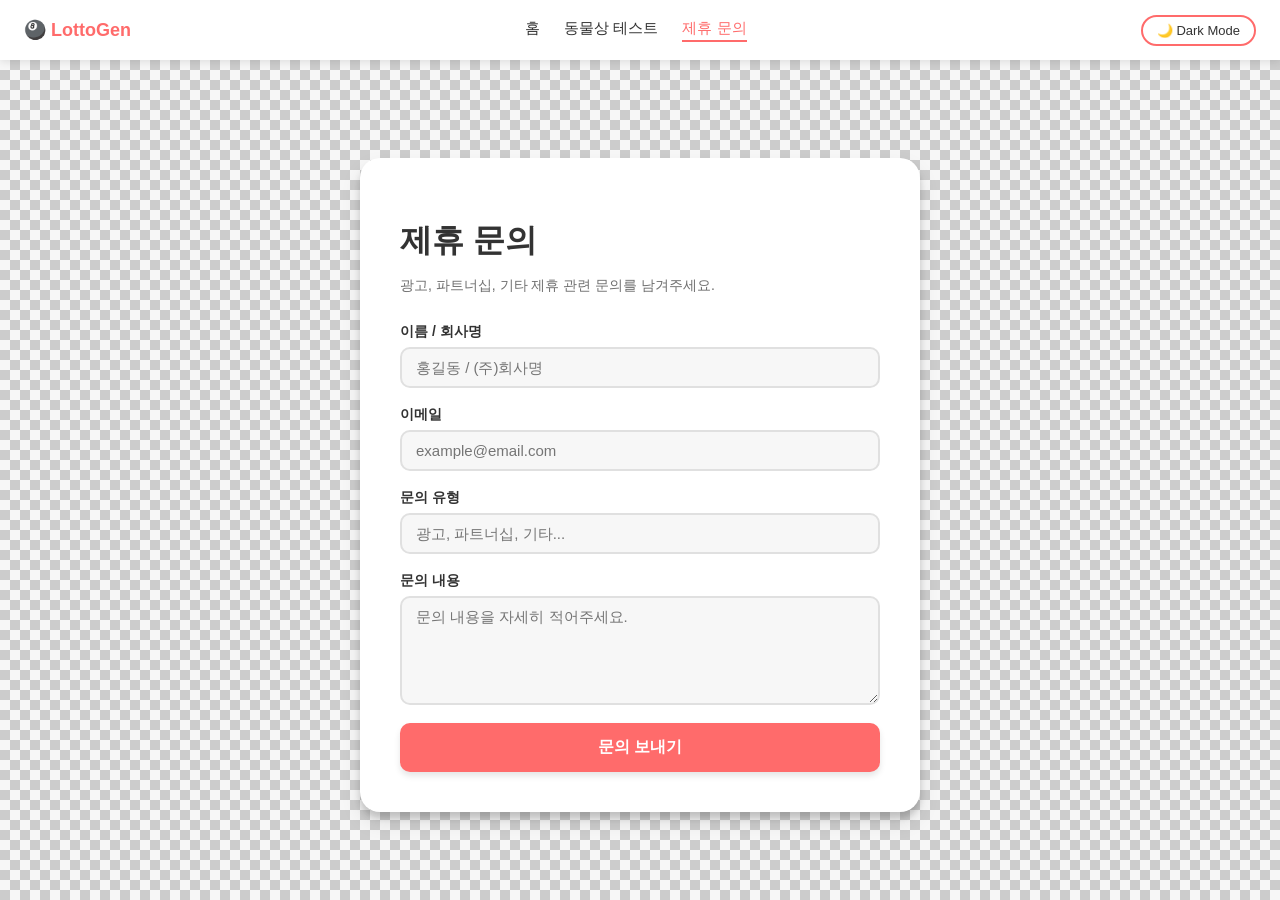
<file: contact.html>
<!DOCTYPE html>
<html lang="ko">
<head>
    <meta charset="UTF-8">
    <meta name="viewport" content="width=device-width, initial-scale=1.0">
    <title>제휴 문의 - LottoGen</title>
    <link rel="stylesheet" href="style.css">
    <!-- Microsoft Clarity -->
    <script type="text/javascript">
        (function(c,l,a,r,i,t,y){
            c[a]=c[a]||function(){(c[a].q=c[a].q||[]).push(arguments)};
            t=l.createElement(r);t.async=1;t.src="https://www.clarity.ms/tag/"+i;
            y=l.getElementsByTagName(r)[0];y.parentNode.insertBefore(t,y);
        })(window, document, "clarity", "script", "w8zmr16s0i");
    </script>
    <!-- Google tag (gtag.js) -->
    <script async src="https://www.googletagmanager.com/gtag/js?id=G-1EXHV2G08F"></script>
    <script>
        window.dataLayer = window.dataLayer || [];
        function gtag(){dataLayer.push(arguments);}
        gtag('js', new Date());
        gtag('config', 'G-1EXHV2G08F');
    </script>
    <style>
        .contact-container {
            background-color: var(--container-bg);
            padding: 40px;
            border-radius: 20px;
            box-shadow: 0 10px 20px rgba(0,0,0,0.1), 0 6px 6px rgba(0,0,0,0.15);
            width: 100%;
            max-width: 480px;
            transition: background-color 0.3s;
        }

        .contact-container h1 {
            margin-bottom: 8px;
        }

        .contact-container p {
            color: var(--text-color);
            opacity: 0.7;
            margin-bottom: 28px;
            font-size: 14px;
        }

        .form-group {
            display: flex;
            flex-direction: column;
            gap: 6px;
            margin-bottom: 18px;
            text-align: left;
        }

        .form-group label {
            font-size: 14px;
            font-weight: 600;
            color: var(--text-color);
        }

        .form-group input,
        .form-group textarea {
            padding: 10px 14px;
            border: 2px solid #e0e0e0;
            border-radius: 10px;
            font-size: 15px;
            font-family: inherit;
            background-color: var(--background-color);
            color: var(--text-color);
            transition: border-color 0.2s, background-color 0.3s;
            resize: vertical;
        }

        .form-group input:focus,
        .form-group textarea:focus {
            outline: none;
            border-color: var(--primary-color);
        }

        .submit-btn {
            width: 100%;
            background-color: var(--primary-color);
            color: white;
            border: none;
            padding: 14px;
            font-size: 16px;
            font-weight: 600;
            border-radius: 10px;
            cursor: pointer;
            transition: background-color 0.3s, box-shadow 0.3s;
            box-shadow: 0 4px 6px rgba(0,0,0,0.1);
        }

        .submit-btn:hover {
            background-color: #FF4747;
            box-shadow: 0 7px 14px rgba(0,0,0,0.1);
        }

        .success-msg {
            display: none;
            margin-top: 16px;
            padding: 12px;
            background-color: #d4edda;
            color: #155724;
            border-radius: 10px;
            font-size: 14px;
            text-align: center;
        }
    </style>
</head>
<body>
    <nav class="navbar">
        <span class="nav-logo">🎱 LottoGen</span>
        <div class="nav-links">
            <a href="index.html" class="nav-link">홈</a>
            <a href="animal.html" class="nav-link">동물상 테스트</a>
            <a href="contact.html" class="nav-link active">제휴 문의</a>
        </div>
        <button id="theme-toggle">🌙 Dark Mode</button>
    </nav>

    <div class="contact-container">
        <h1>제휴 문의</h1>
        <p>광고, 파트너십, 기타 제휴 관련 문의를 남겨주세요.</p>

        <form id="contact-form" action="https://formspree.io/f/xpqoplkr" method="POST">
            <div class="form-group">
                <label for="name">이름 / 회사명</label>
                <input type="text" id="name" name="name" placeholder="홍길동 / (주)회사명" required>
            </div>
            <div class="form-group">
                <label for="email">이메일</label>
                <input type="email" id="email" name="email" placeholder="example@email.com" required>
            </div>
            <div class="form-group">
                <label for="subject">문의 유형</label>
                <input type="text" id="subject" name="subject" placeholder="광고, 파트너십, 기타...">
            </div>
            <div class="form-group">
                <label for="message">문의 내용</label>
                <textarea id="message" name="message" rows="5" placeholder="문의 내용을 자세히 적어주세요." required></textarea>
            </div>
            <button type="submit" class="submit-btn">문의 보내기</button>
        </form>

        <div class="success-msg" id="success-msg">
            문의가 성공적으로 접수되었습니다. 빠른 시일 내에 연락드리겠습니다!
        </div>
    </div>

    <script>
        // Theme toggle (shared logic)
        const toggle = document.getElementById('theme-toggle');
        if (localStorage.getItem('theme') === 'dark') {
            document.body.classList.add('dark');
            toggle.textContent = '☀️ Light Mode';
        }
        toggle.addEventListener('click', () => {
            document.body.classList.toggle('dark');
            const isDark = document.body.classList.contains('dark');
            toggle.textContent = isDark ? '☀️ Light Mode' : '🌙 Dark Mode';
            localStorage.setItem('theme', isDark ? 'dark' : 'light');
        });

        // Formspree AJAX submit
        const form = document.getElementById('contact-form');
        form.addEventListener('submit', async (e) => {
            e.preventDefault();
            const data = new FormData(form);
            const res = await fetch(form.action, {
                method: 'POST',
                body: data,
                headers: { 'Accept': 'application/json' }
            });
            if (res.ok) {
                form.reset();
                form.style.display = 'none';
                document.getElementById('success-msg').style.display = 'block';
            } else {
                alert('전송 중 오류가 발생했습니다. 다시 시도해주세요.');
            }
        });
    </script>
</body>
</html>
</file>
<file: style.css>
:root {
    --primary-color: #FF6B6B;
    --secondary-color: #FFE66D;
    --background-color: #F7F7F7;
    --text-color: #333;
    --container-bg: white;
    --bg-pattern-color: #ccc;
    --navbar-bg: white;
}

body.dark {
    --background-color: #1a1a2e;
    --text-color: #e0e0e0;
    --container-bg: #16213e;
    --bg-pattern-color: #0f3460;
    --navbar-bg: #16213e;
}

body {
    background-color: var(--background-color);
    font-family: 'Segoe UI', Tahoma, Geneva, Verdana, sans-serif;
    display: flex;
    flex-direction: column;
    justify-content: center;
    align-items: center;
    min-height: 100vh;
    margin: 0;
    padding-top: 70px;
    box-sizing: border-box;
    background-image: linear-gradient(45deg, var(--bg-pattern-color) 25%, transparent 25%),
                      linear-gradient(-45deg, var(--bg-pattern-color) 25%, transparent 25%),
                      linear-gradient(45deg, transparent 75%, var(--bg-pattern-color) 75%),
                      linear-gradient(-45deg, transparent 75%, var(--bg-pattern-color) 75%);
    background-size: 20px 20px;
    background-position: 0 0, 0 10px, 10px -10px, -10px 0px;
    transition: background-color 0.3s, color 0.3s;
}

/* Navbar */
.navbar {
    position: fixed;
    top: 0;
    left: 0;
    right: 0;
    height: 60px;
    background-color: var(--navbar-bg);
    box-shadow: 0 2px 8px rgba(0,0,0,0.1);
    display: flex;
    align-items: center;
    justify-content: space-between;
    padding: 0 24px;
    z-index: 200;
    transition: background-color 0.3s;
}

.nav-logo {
    font-size: 18px;
    font-weight: 700;
    color: var(--primary-color);
}

.nav-links {
    display: flex;
    gap: 24px;
}

.nav-link {
    text-decoration: none;
    color: var(--text-color);
    font-size: 15px;
    padding-bottom: 2px;
    transition: color 0.2s;
}

.nav-link:hover,
.nav-link.active {
    color: var(--primary-color);
    border-bottom: 2px solid var(--primary-color);
}

#theme-toggle {
    background-color: transparent;
    color: var(--text-color);
    border: 2px solid var(--primary-color);
    padding: 6px 14px;
    font-size: 13px;
    border-radius: 20px;
    cursor: pointer;
    transition: all 0.3s;
}

#theme-toggle:hover {
    background-color: var(--primary-color);
    color: white;
}

/* Lotto */
.container {
    text-align: center;
    background-color: var(--container-bg);
    padding: 40px;
    border-radius: 20px;
    box-shadow: 0 10px 20px rgba(0, 0, 0, 0.1), 0 6px 6px rgba(0, 0, 0, 0.15);
    transition: background-color 0.3s;
}

h1 {
    color: var(--text-color);
    margin-bottom: 20px;
}

#generate-btn {
    background-color: var(--primary-color);
    color: white;
    border: none;
    padding: 15px 30px;
    font-size: 18px;
    border-radius: 10px;
    cursor: pointer;
    transition: background-color 0.3s, box-shadow 0.3s;
    box-shadow: 0 4px 6px rgba(0, 0, 0, 0.1);
}

#generate-btn:hover {
    background-color: #FF4747;
    box-shadow: 0 7px 14px rgba(0, 0, 0, 0.1), 0 3px 6px rgba(0, 0, 0, 0.08);
}

#numbers-container {
    display: flex;
    justify-content: center;
    margin-top: 30px;
}

/* Disqus */
.disqus-wrapper {
    width: 100%;
    max-width: 720px;
    margin: 40px auto 60px;
    background-color: var(--container-bg);
    border-radius: 20px;
    padding: 32px 40px;
    box-shadow: 0 10px 20px rgba(0,0,0,0.1), 0 6px 6px rgba(0,0,0,0.15);
    box-sizing: border-box;
    transition: background-color 0.3s;
}
</file>
